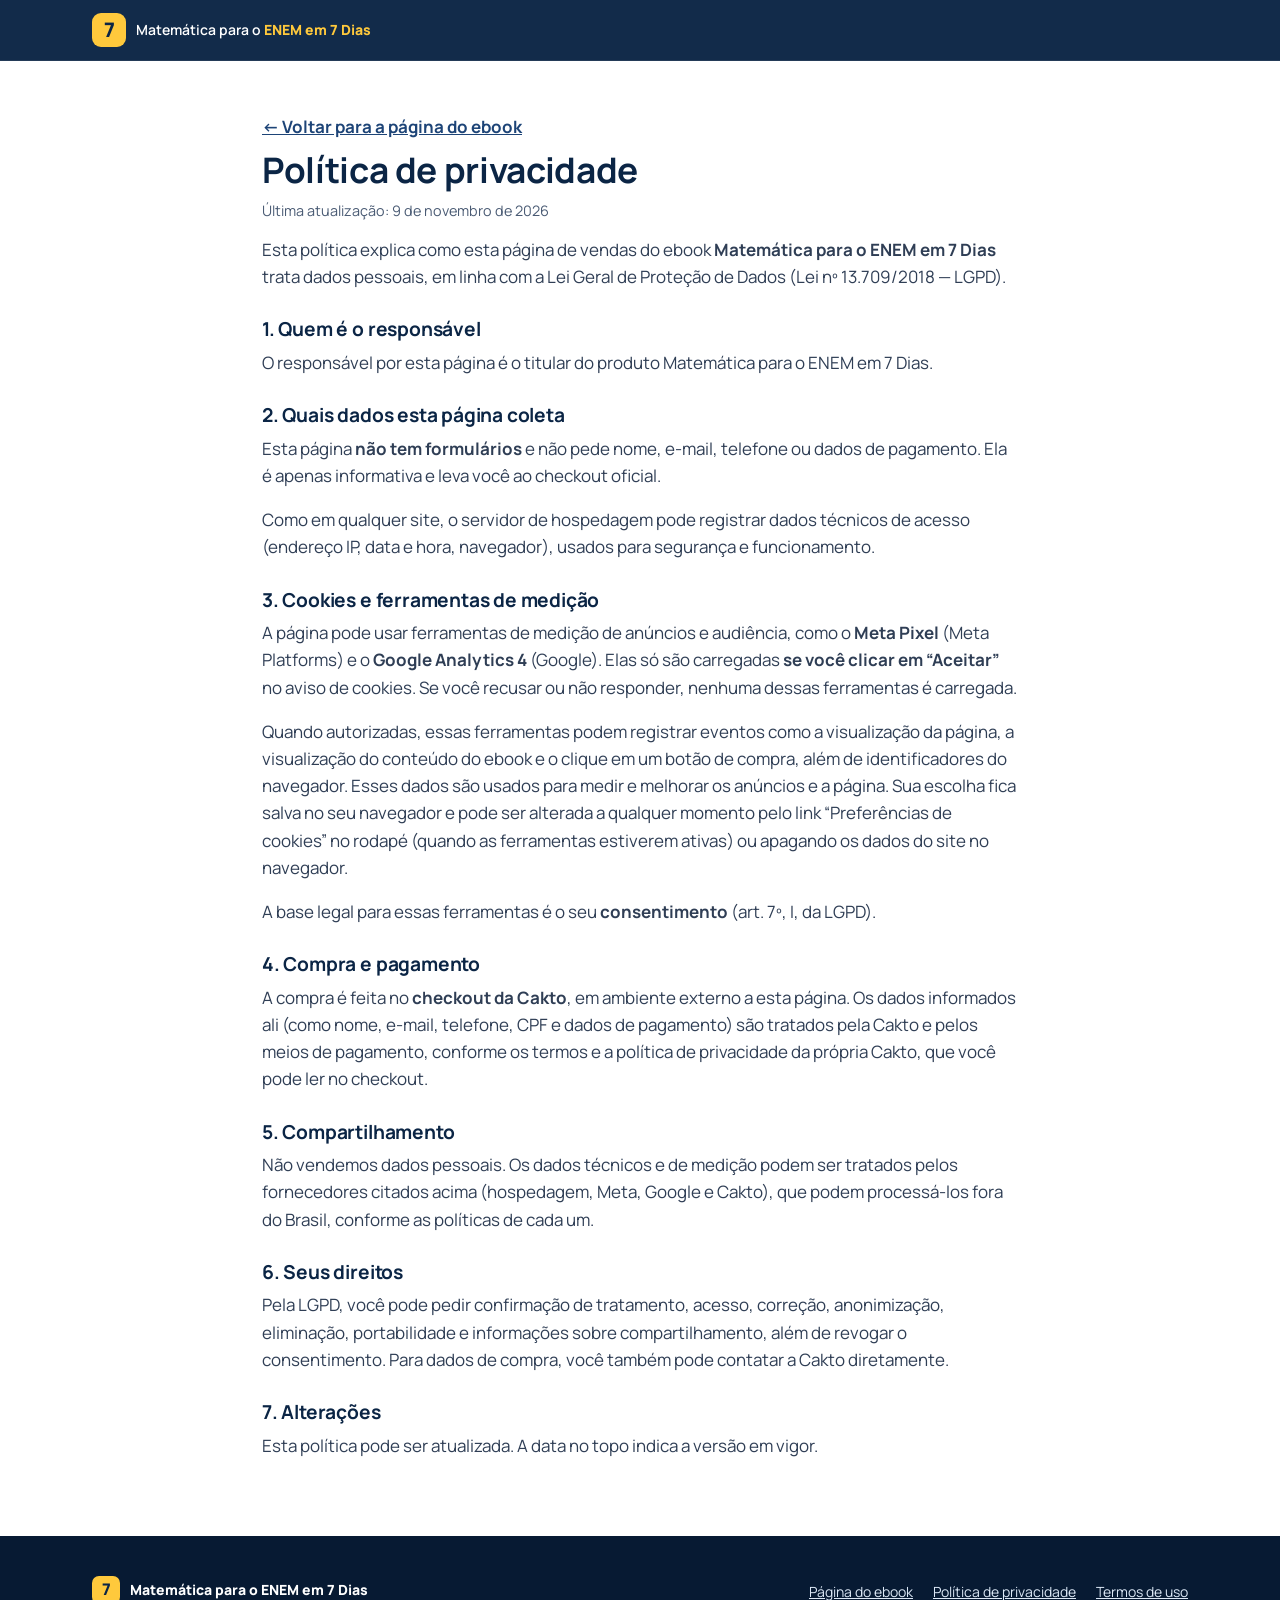
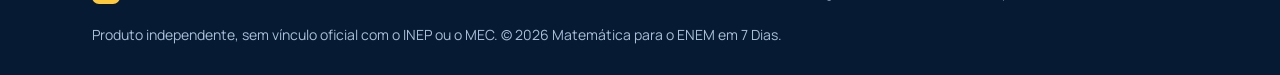
<file: privacidade.html>
<!doctype html>
<html lang="pt-BR">
<head>
<meta charset="utf-8">
<meta name="viewport" content="width=device-width, initial-scale=1">
<title>Política de privacidade | Matemática para o ENEM em 7 Dias</title>
<meta name="description" content="Como esta página trata dados pessoais, cookies e consentimento.">
<meta name="robots" content="noindex, follow">
<meta name="theme-color" content="#0B2545">
<link rel="icon" href="assets/img/favicon.svg" type="image/svg+xml">
<link rel="icon" href="assets/img/favicon-32.png" sizes="32x32" type="image/png">
<link rel="stylesheet" href="assets/css/style.css?v=202611091412">
</head>
<body>
<header class="topbar">
  <div class="wrap topbar__in">
    <a class="brand" href="index.html" aria-label="Voltar para a página do ebook">
      <span class="brand__mark" aria-hidden="true">7</span>
      <span class="brand__txt">Matemática para o <b>ENEM em 7 Dias</b></span>
    </a>
  </div>
</header>
<main class="legal"><div class="wrap wrap--narrow">
<a class="back" href="index.html">← Voltar para a página do ebook</a>
<h1>Política de privacidade</h1>
<p class="updated">Última atualização: 9 de novembro de 2026</p>
<p>Esta política explica como esta página de vendas do ebook <strong>Matemática para o ENEM em 7 Dias</strong> trata dados pessoais, em linha com a Lei Geral de Proteção de Dados (Lei nº 13.709/2018 — LGPD).</p>

<h2>1. Quem é o responsável</h2>
<p>O responsável por esta página é o titular do produto Matemática para o ENEM em 7 Dias.</p>

<h2>2. Quais dados esta página coleta</h2>
<p>Esta página <strong>não tem formulários</strong> e não pede nome, e-mail, telefone ou dados de pagamento. Ela é apenas informativa e leva você ao checkout oficial.</p>
<p>Como em qualquer site, o servidor de hospedagem pode registrar dados técnicos de acesso (endereço IP, data e hora, navegador), usados para segurança e funcionamento.</p>

<h2 id="cookies">3. Cookies e ferramentas de medição</h2>
<p>A página pode usar ferramentas de medição de anúncios e audiência, como o <strong>Meta Pixel</strong> (Meta Platforms) e o <strong>Google Analytics 4</strong> (Google). Elas só são carregadas <strong>se você clicar em “Aceitar”</strong> no aviso de cookies. Se você recusar ou não responder, nenhuma dessas ferramentas é carregada.</p>
<p>Quando autorizadas, essas ferramentas podem registrar eventos como a visualização da página, a visualização do conteúdo do ebook e o clique em um botão de compra, além de identificadores do navegador. Esses dados são usados para medir e melhorar os anúncios e a página. Sua escolha fica salva no seu navegador e pode ser alterada a qualquer momento pelo link “Preferências de cookies” no rodapé (quando as ferramentas estiverem ativas) ou apagando os dados do site no navegador.</p>
<p>A base legal para essas ferramentas é o seu <strong>consentimento</strong> (art. 7º, I, da LGPD).</p>

<h2>4. Compra e pagamento</h2>
<p>A compra é feita no <strong>checkout da Cakto</strong>, em ambiente externo a esta página. Os dados informados ali (como nome, e-mail, telefone, CPF e dados de pagamento) são tratados pela Cakto e pelos meios de pagamento, conforme os termos e a política de privacidade da própria Cakto, que você pode ler no checkout.</p>

<h2>5. Compartilhamento</h2>
<p>Não vendemos dados pessoais. Os dados técnicos e de medição podem ser tratados pelos fornecedores citados acima (hospedagem, Meta, Google e Cakto), que podem processá-los fora do Brasil, conforme as políticas de cada um.</p>

<h2>6. Seus direitos</h2>
<p>Pela LGPD, você pode pedir confirmação de tratamento, acesso, correção, anonimização, eliminação, portabilidade e informações sobre compartilhamento, além de revogar o consentimento. Para dados de compra, você também pode contatar a Cakto diretamente.</p>

<h2>7. Alterações</h2>
<p>Esta política pode ser atualizada. A data no topo indica a versão em vigor.</p>
</div></main>
<footer class="footer">
  <div class="wrap footer__in">
    <p class="footer__brand"><span class="brand__mark" aria-hidden="true">7</span> Matemática para o ENEM em 7 Dias</p>
    <nav class="footer__links" aria-label="Links legais"><a href="index.html">Página do ebook</a><a href="privacidade.html">Política de privacidade</a><a href="termos.html">Termos de uso</a></nav>
    <p class="footer__legal">Produto independente, sem vínculo oficial com o INEP ou o MEC. © 2026 Matemática para o ENEM em 7 Dias.</p>
  </div>
</footer>
</body>
</html>
</file>
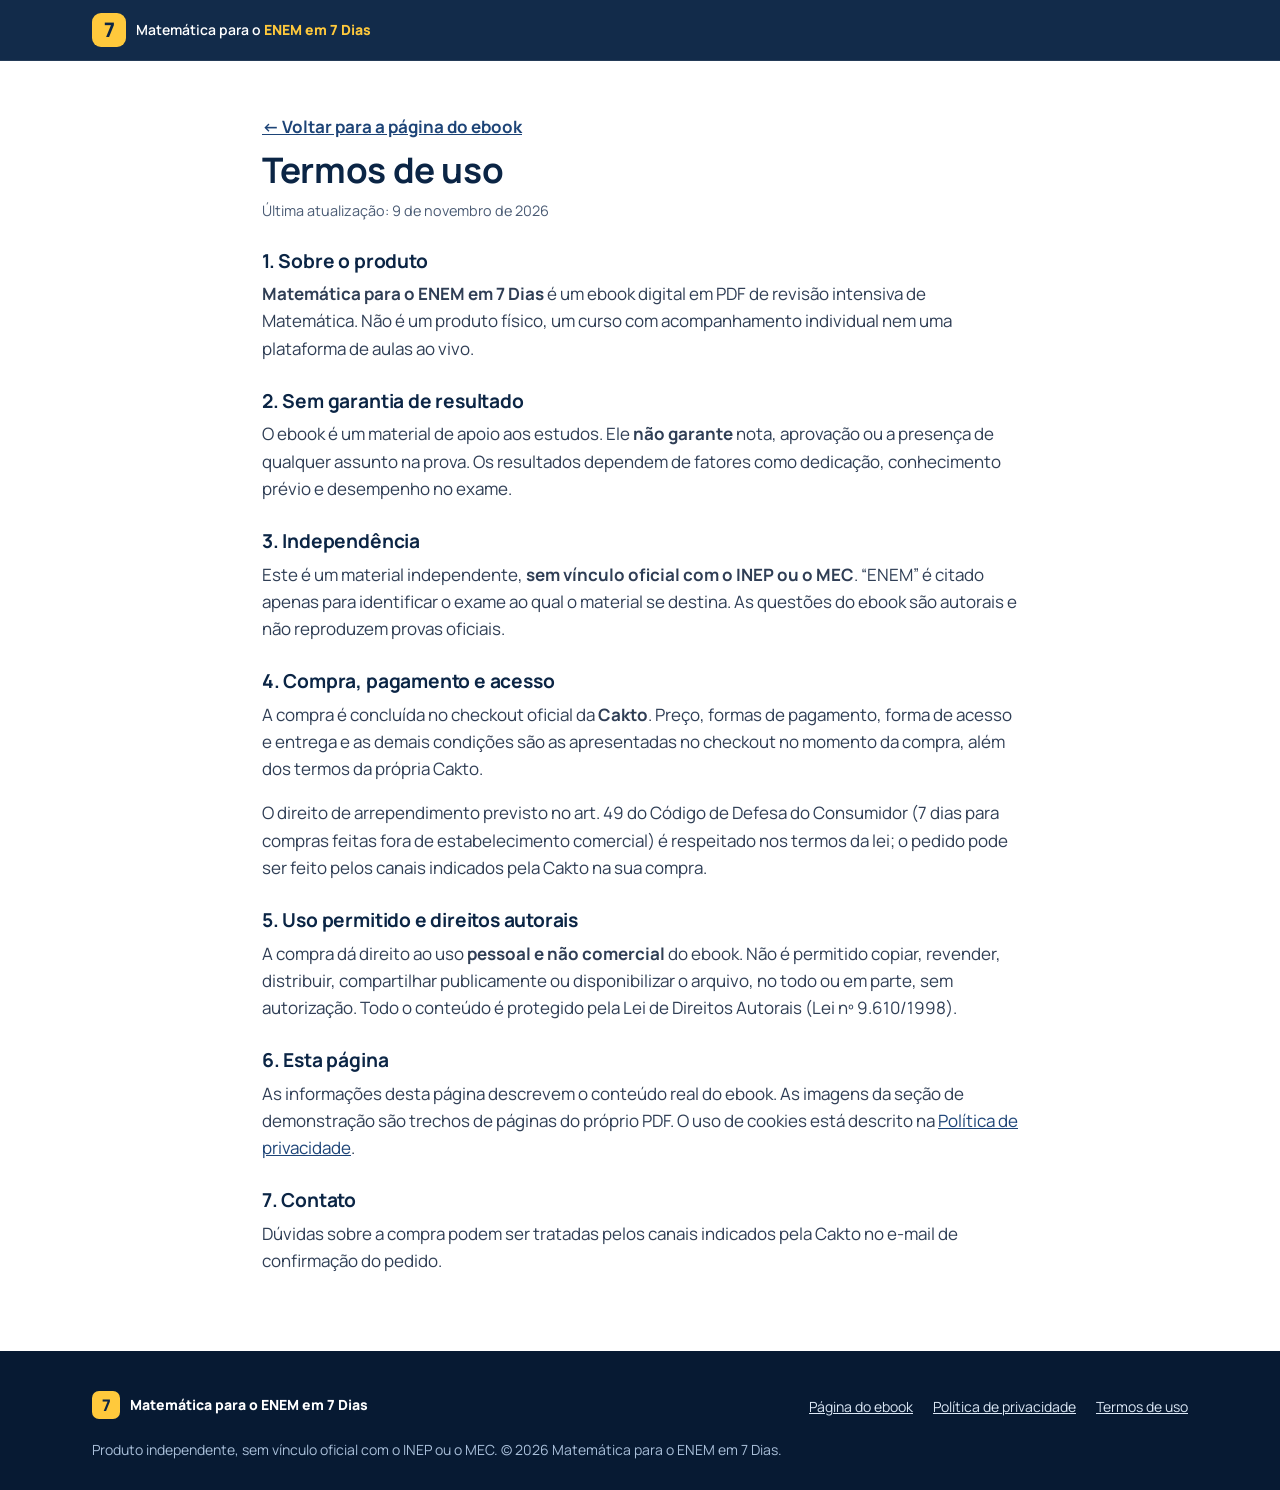
<file: termos.html>
<!doctype html>
<html lang="pt-BR">
<head>
<meta charset="utf-8">
<meta name="viewport" content="width=device-width, initial-scale=1">
<title>Termos de uso | Matemática para o ENEM em 7 Dias</title>
<meta name="description" content="Condições de uso do ebook Matemática para o ENEM em 7 Dias.">
<meta name="robots" content="noindex, follow">
<meta name="theme-color" content="#0B2545">
<link rel="icon" href="assets/img/favicon.svg" type="image/svg+xml">
<link rel="icon" href="assets/img/favicon-32.png" sizes="32x32" type="image/png">
<link rel="stylesheet" href="assets/css/style.css?v=202611091412">
</head>
<body>
<header class="topbar">
  <div class="wrap topbar__in">
    <a class="brand" href="index.html" aria-label="Voltar para a página do ebook">
      <span class="brand__mark" aria-hidden="true">7</span>
      <span class="brand__txt">Matemática para o <b>ENEM em 7 Dias</b></span>
    </a>
  </div>
</header>
<main class="legal"><div class="wrap wrap--narrow">
<a class="back" href="index.html">← Voltar para a página do ebook</a>
<h1>Termos de uso</h1>
<p class="updated">Última atualização: 9 de novembro de 2026</p>

<h2>1. Sobre o produto</h2>
<p><strong>Matemática para o ENEM em 7 Dias</strong> é um ebook digital em PDF de revisão intensiva de Matemática. Não é um produto físico, um curso com acompanhamento individual nem uma plataforma de aulas ao vivo.</p>

<h2>2. Sem garantia de resultado</h2>
<p>O ebook é um material de apoio aos estudos. Ele <strong>não garante</strong> nota, aprovação ou a presença de qualquer assunto na prova. Os resultados dependem de fatores como dedicação, conhecimento prévio e desempenho no exame.</p>

<h2>3. Independência</h2>
<p>Este é um material independente, <strong>sem vínculo oficial com o INEP ou o MEC</strong>. “ENEM” é citado apenas para identificar o exame ao qual o material se destina. As questões do ebook são autorais e não reproduzem provas oficiais.</p>

<h2>4. Compra, pagamento e acesso</h2>
<p>A compra é concluída no checkout oficial da <strong>Cakto</strong>. Preço, formas de pagamento, forma de acesso e entrega e as demais condições são as apresentadas no checkout no momento da compra, além dos termos da própria Cakto.</p>
<p>O direito de arrependimento previsto no art. 49 do Código de Defesa do Consumidor (7 dias para compras feitas fora de estabelecimento comercial) é respeitado nos termos da lei; o pedido pode ser feito pelos canais indicados pela Cakto na sua compra.</p>

<h2>5. Uso permitido e direitos autorais</h2>
<p>A compra dá direito ao uso <strong>pessoal e não comercial</strong> do ebook. Não é permitido copiar, revender, distribuir, compartilhar publicamente ou disponibilizar o arquivo, no todo ou em parte, sem autorização. Todo o conteúdo é protegido pela Lei de Direitos Autorais (Lei nº 9.610/1998).</p>

<h2>6. Esta página</h2>
<p>As informações desta página descrevem o conteúdo real do ebook. As imagens da seção de demonstração são trechos de páginas do próprio PDF. O uso de cookies está descrito na <a href="privacidade.html">Política de privacidade</a>.</p>

<h2>7. Contato</h2>
<p>Dúvidas sobre a compra podem ser tratadas pelos canais indicados pela Cakto no e-mail de confirmação do pedido.</p>
</div></main>
<footer class="footer">
  <div class="wrap footer__in">
    <p class="footer__brand"><span class="brand__mark" aria-hidden="true">7</span> Matemática para o ENEM em 7 Dias</p>
    <nav class="footer__links" aria-label="Links legais"><a href="index.html">Página do ebook</a><a href="privacidade.html">Política de privacidade</a><a href="termos.html">Termos de uso</a></nav>
    <p class="footer__legal">Produto independente, sem vínculo oficial com o INEP ou o MEC. © 2026 Matemática para o ENEM em 7 Dias.</p>
  </div>
</footer>
</body>
</html>
</file>
<file: assets/css/style.css>
/* Matemática para o ENEM em 7 Dias — landing page (mobile-first) */
@font-face{font-family:"Manrope";src:url("../fonts/manrope-var-latin.woff2") format("woff2");font-weight:200 800;font-style:normal;font-display:swap}
:root{
  --navy:#0B2545;--navy-2:#13315C;--navy-3:#1D4477;--blue:#2B6599;--blue-soft:#DCEBFA;--sky:#EEF5FC;
  --yellow:#FFC93C;--yellow-2:#FFB800;--orange:#F28C28;--ink:#16233A;--muted:#4A5B74;--line:#D7E2EF;--white:#fff;
  --r:12px;--r-sm:8px;--shadow:0 1px 2px rgba(11,37,69,.06),0 8px 24px -12px rgba(11,37,69,.18);
  --font:"Manrope",system-ui,-apple-system,"Segoe UI",Roboto,"Helvetica Neue",Arial,sans-serif;
  --wrap:1160px;--sticky-h:0px;
}
*,*::before,*::after{box-sizing:border-box}
[hidden]{display:none!important}
html{-webkit-text-size-adjust:100%;scroll-behavior:smooth;scroll-padding-top:72px}
body{margin:0;font-family:var(--font);font-size:1.0625rem;line-height:1.6;color:var(--ink);background:var(--white);padding-bottom:var(--sticky-h);transition:padding-bottom .2s}
img{max-width:100%;height:auto;display:block}
h1,h2,h3,h4{line-height:1.18;margin:0;color:var(--navy);letter-spacing:-.01em}
p{margin:0 0 1em}
a{color:var(--navy-3)}
.ic{width:1.15em;height:1.15em;flex:none;fill:none;stroke:currentColor;stroke-width:2;stroke-linecap:round;stroke-linejoin:round;vertical-align:-.18em}
.wrap{width:100%;max-width:var(--wrap);margin:0 auto;padding:0 20px}
.wrap--narrow{max-width:820px}
.skip{position:absolute;left:-9999px;top:8px;z-index:100;background:var(--yellow);color:var(--navy);padding:8px 14px;border-radius:6px;font-weight:700}
.skip:focus{left:8px}
:focus-visible{outline:3px solid var(--yellow);outline-offset:3px}

/* Buttons */
.btn{display:inline-flex;align-items:center;justify-content:center;gap:.55em;min-height:52px;padding:14px 22px;border-radius:10px;background:var(--yellow);color:var(--navy);font-weight:800;font-size:1rem;letter-spacing:.02em;text-decoration:none;text-align:center;line-height:1.2;border:0;cursor:pointer;box-shadow:0 2px 0 #D9A21A,0 10px 24px -10px rgba(255,201,60,.65);transition:transform .15s ease,background-color .15s ease,box-shadow .15s ease;-webkit-tap-highlight-color:transparent}
.btn:hover{background:#FFD45F;transform:translateY(-1px)}
.btn:active{transform:translateY(1px);box-shadow:0 1px 0 #D9A21A}
.btn--sm{min-height:44px;padding:10px 16px;font-size:.875rem}
.btn--lg{min-height:58px;padding:16px 18px;font-size:1rem;letter-spacing:.01em;gap:.4em;width:100%}
@media (min-width:720px){.btn--lg{padding:16px 26px;font-size:1.0625rem}}
.btn--xl{min-height:64px;padding:18px 18px;font-size:1.02rem;letter-spacing:.01em;gap:.4em;width:100%}
@media (min-width:720px){.btn--xl{padding:18px 30px;font-size:1.125rem}}
.btn--block{width:100%;min-height:52px}
.btn--ghost{background:transparent;color:var(--white);box-shadow:inset 0 0 0 2px rgba(255,255,255,.5);min-height:44px;padding:10px 16px;font-size:.875rem}
.btn--ghost:hover{background:rgba(255,255,255,.08)}
.linklike{background:none;border:0;padding:0;font:inherit;color:inherit;text-decoration:underline;cursor:pointer}

/* Top bar */
.topbar{position:sticky;top:0;z-index:40;background:rgba(11,37,69,.97);border-bottom:1px solid rgba(255,255,255,.08);backdrop-filter:saturate(1.2) blur(6px)}
.topbar__in{display:flex;align-items:center;justify-content:space-between;gap:12px;min-height:60px}
.brand{display:flex;align-items:center;gap:10px;color:var(--white);text-decoration:none;font-weight:600;font-size:.875rem;line-height:1.2}
.brand__txt b{color:var(--yellow);font-weight:800}
.brand__mark{display:inline-grid;place-items:center;width:34px;height:34px;border-radius:9px;background:var(--yellow);color:var(--navy);font-weight:800;font-size:1.25rem;flex:none}
@media (max-width:420px){.brand__txt{font-size:.78rem;max-width:150px}.topbar .btn--sm{padding:10px 12px;font-size:.8rem}}

/* Hero */
.hero{position:relative;background:var(--navy);color:var(--white);overflow:hidden;padding:28px 0 44px}
.hero::before{content:"";position:absolute;inset:0;background:radial-gradient(60% 50% at 85% 20%,rgba(62,124,177,.35),transparent 70%),radial-gradient(40% 40% at 0% 100%,rgba(29,68,119,.6),transparent 70%);pointer-events:none}
.hero::after{content:"";position:absolute;inset:0;background-image:linear-gradient(rgba(255,255,255,.035) 1px,transparent 1px),linear-gradient(90deg,rgba(255,255,255,.035) 1px,transparent 1px);background-size:28px 28px;mask-image:linear-gradient(180deg,#000,transparent 85%);-webkit-mask-image:linear-gradient(180deg,#000,transparent 85%);pointer-events:none}
.hero__grid{position:relative;z-index:1;display:grid;grid-template-columns:1fr;gap:0}
/* celular: título → capa → botão → texto */
.eyebrow{order:1}.hero h1{order:2}.hero__cover{order:3}.hero__cta{order:4}.hero__sub{order:5}.checks{order:6}
.eyebrow{display:inline-block;justify-self:start;margin:0 0 14px;padding:6px 12px;border-radius:999px;background:rgba(255,201,60,.14);color:var(--yellow);font-weight:800;font-size:.75rem;letter-spacing:.12em;border:1px solid rgba(255,201,60,.35)}
.hero h1{color:var(--white);font-size:clamp(1.85rem,7.4vw,3.35rem);font-weight:800;line-height:1.08;letter-spacing:-.025em;text-transform:none}
.hl{color:var(--yellow);background:linear-gradient(transparent 82%,rgba(255,201,60,.28) 82%)}
.hero__cover{margin:20px auto 22px;width:min(58vw,240px);transform:rotate(-2deg)}
.hero__cover img{border-radius:6px;box-shadow:0 0 0 1px rgba(255,255,255,.18),0 24px 50px -18px rgba(0,0,0,.7),14px 14px 0 -2px rgba(255,201,60,.9)}
.hero__sub{margin:26px 0 14px;font-size:1.0625rem;color:#D6E3F3}
.checks{list-style:none;padding:0;margin:0;display:grid;gap:9px}
.checks li{display:flex;gap:10px;align-items:flex-start;font-weight:600;color:var(--white)}
.checks .ic{color:var(--navy);background:var(--yellow);border-radius:50%;padding:3px;width:22px;height:22px;stroke-width:3;margin-top:2px}
.hero__cta{display:grid;gap:12px}
.price{margin:2px 0 0;color:#D6E3F3;font-size:.95rem}
.price strong{color:var(--white);font-size:1.5rem;font-weight:800;margin-right:4px}
.facts{list-style:none;margin:0;padding:0;display:grid;gap:6px;font-size:.9rem;color:#C5D6EA}
.facts li{display:flex;gap:8px;align-items:flex-start}
.facts .ic{color:var(--yellow);margin-top:3px}
.microcopy{font-size:.8125rem;color:#A9BFD9;margin:0}

/* Sections */
.sec{padding:60px 0;background:var(--white)}
.sec--light{background:var(--sky)}
.kicker{margin:0 0 10px;color:var(--blue);font-weight:800;font-size:.78rem;letter-spacing:.14em}
.h2{font-size:clamp(1.55rem,5.6vw,2.4rem);font-weight:800;letter-spacing:-.02em;max-width:24ch;margin-bottom:16px}
.lead{font-size:1.0625rem;color:var(--muted);max-width:62ch;margin-bottom:28px}
.lead strong{color:var(--navy)}

/* Problem */
.pains{list-style:none;padding:0;margin:20px 0 26px;display:grid;gap:10px}
.pains li{display:flex;gap:12px;align-items:flex-start;background:var(--white);border:1px solid var(--line);border-radius:var(--r);padding:14px 16px;font-weight:600;color:var(--navy)}
.pains .ic{color:var(--orange);width:24px;height:24px;margin-top:1px}
.callout{border-left:5px solid var(--yellow);background:var(--white);border-radius:0 var(--r) var(--r) 0;padding:20px 22px;box-shadow:var(--shadow)}
.callout p{margin:0 0 10px;color:var(--muted)}
.callout strong{color:var(--navy)}
.callout__big{font-size:1.2rem;font-weight:800;color:var(--navy)!important;line-height:1.35;margin:0!important}
.u{background:linear-gradient(transparent 62%,rgba(255,201,60,.6) 62%)}

/* Cards */
.cards{display:grid;gap:14px;grid-template-columns:1fr}
.card{background:var(--white);border:1px solid var(--line);border-radius:var(--r);padding:20px;box-shadow:var(--shadow)}
.card h3{font-size:1.0625rem;margin:12px 0 6px}
.card p{margin:0;color:var(--muted);font-size:.975rem}
.ic--box{width:44px;height:44px;padding:10px;border-radius:10px;background:var(--navy);color:var(--yellow);stroke-width:1.8}
@media (max-width:559px){
  .card{display:grid;grid-template-columns:44px 1fr;column-gap:14px;padding:16px}
  .card .ic--box{grid-row:1 / span 2}
  .card h3{margin:0 0 4px;align-self:end}
}
@media (min-width:560px){.cards--4{grid-template-columns:1fr 1fr}}

/* Blocks */
.progress{display:flex;align-items:center;gap:10px;font-size:.78rem;font-weight:700;color:var(--muted);margin:-8px 0 16px;text-transform:uppercase;letter-spacing:.08em}
.progress i{flex:1;height:6px;border-radius:6px;background:linear-gradient(90deg,var(--blue-soft),var(--blue) 50%,var(--navy))}
.blocks{list-style:none;padding:0;margin:0;display:grid;gap:10px;grid-template-columns:1fr}
.blocks li{display:flex;gap:14px;align-items:flex-start;background:var(--white);border:1px solid var(--line);border-radius:var(--r);padding:16px}
.blocks b{flex:none;display:grid;place-items:center;width:44px;height:44px;border-radius:10px;background:var(--navy);color:var(--yellow);font-weight:800;font-size:1rem;font-variant-numeric:tabular-nums}
.blocks li:nth-child(-n+3) b{background:var(--blue-soft);color:var(--navy)}
.blocks li:nth-child(n+4):nth-child(-n+6) b{background:var(--blue);color:var(--white)}
.blocks h3{font-size:1.02rem;margin:2px 0 4px}
.blocks p{margin:0;color:var(--muted);font-size:.95rem;line-height:1.5}

/* Timeline */
.timeline{list-style:none;padding:0;margin:0;position:relative;display:grid;gap:14px}
.timeline::before{content:"";position:absolute;left:31px;top:12px;bottom:12px;width:3px;border-radius:3px;background:linear-gradient(var(--yellow),var(--blue))}
.timeline li{position:relative;display:flex;gap:16px;align-items:flex-start}
.tl__day{position:relative;z-index:1;flex:none;display:grid;place-items:center;width:64px;height:64px;border-radius:50%;background:var(--navy);color:var(--yellow);font-weight:800;font-size:.8rem;letter-spacing:.06em;border:4px solid var(--white);box-shadow:0 0 0 2px var(--navy)}
.timeline li.is-last .tl__day{background:var(--yellow);color:var(--navy);box-shadow:0 0 0 2px var(--yellow-2)}
.timeline li>div{flex:1;background:var(--white);border:1px solid var(--line);border-radius:var(--r);padding:14px 16px;box-shadow:var(--shadow)}
.timeline h3{font-size:1.02rem;margin-bottom:4px}
.timeline p{margin:0 0 8px;color:var(--muted);font-size:.95rem;line-height:1.5}
.timeline small{display:inline-flex;gap:6px;align-items:center;font-size:.8rem;font-weight:700;color:var(--navy-3);background:var(--sky);padding:3px 10px;border-radius:999px}
.note{display:flex;gap:10px;align-items:flex-start;margin:22px 0 0;padding:14px 16px;background:var(--sky);border-radius:var(--r);color:var(--navy);font-weight:600;font-size:.95rem}
.note .ic{color:var(--blue);margin-top:3px}
.cta-row{margin-top:30px;display:flex;justify-content:center}
.cta-row .btn{max-width:440px}

/* Diferenciais */
.cards--dif{grid-template-columns:1fr}
.card--dif{border-top:4px solid var(--yellow)}
@media (min-width:560px){.cards--dif{grid-template-columns:1fr 1fr}}
.inventory{margin-top:36px;background:var(--navy);color:var(--white);border-radius:16px;padding:26px 22px;position:relative;overflow:hidden}
.inventory__title{color:var(--yellow);font-size:.85rem;letter-spacing:.14em;text-transform:uppercase;margin-bottom:16px}
.stats{display:grid;grid-template-columns:1fr 1fr;gap:12px;margin:0 0 22px}
.stats div{background:rgba(255,255,255,.06);border:1px solid rgba(255,255,255,.12);border-radius:var(--r-sm);padding:14px}
.stats dt{font-size:2rem;font-weight:800;color:var(--yellow);line-height:1;font-variant-numeric:tabular-nums}
.stats dd{margin:6px 0 0;font-size:.875rem;color:#D6E3F3;line-height:1.35}
.inventory__cols{display:grid;gap:20px}
.inventory h4{color:var(--white);font-size:1rem;margin-bottom:8px;display:flex;gap:8px;align-items:center}
.inventory h4 .ic{color:var(--yellow)}
.mini{margin:0;padding:0;list-style:none;display:grid;gap:6px;color:#D6E3F3;font-size:.95rem}
.mini li{padding-left:18px;position:relative}
.mini li::before{content:"";position:absolute;left:0;top:.62em;width:8px;height:8px;border-radius:2px;background:var(--yellow)}
.fine{margin:20px 0 0;font-size:.8125rem;color:#A9BFD9}

/* Demo */
.demo{display:grid;gap:18px;grid-template-columns:1fr}
.demo__stack{display:grid;gap:18px}
.demo__item{margin:0;background:var(--white);border:1px solid var(--line);border-radius:var(--r);padding:10px;box-shadow:var(--shadow)}
.demo__zoom{position:relative;display:block;border-radius:6px;overflow:hidden;background:#f5f7fa;cursor:zoom-in}
.demo__zoom img{width:100%;border:1px solid #e6ecf3}
.demo__badge{position:absolute;right:8px;bottom:8px;display:inline-flex;gap:6px;align-items:center;background:rgba(11,37,69,.9);color:var(--white);font-size:.75rem;font-weight:700;padding:5px 10px;border-radius:999px}
.demo__item figcaption{padding:10px 4px 2px;font-size:.9rem;color:var(--muted);line-height:1.45}
.demo__item figcaption b{color:var(--navy)}

/* Para quem */
.who{list-style:none;padding:0;margin:0 0 22px;display:grid;gap:10px;grid-template-columns:1fr}
.who li{display:flex;gap:12px;align-items:flex-start;background:var(--white);border:1px solid var(--line);border-radius:var(--r);padding:14px 16px;font-weight:600;color:var(--navy)}
.who .ic{color:var(--white);background:var(--navy);border-radius:50%;padding:4px;width:24px;height:24px;stroke-width:3;margin-top:1px}
.honest{display:flex;gap:14px;align-items:flex-start;background:#FFF7DE;border:1px solid #F5DE9A;border-radius:var(--r);padding:16px 18px;color:#4D3B00}
.honest .ic{width:26px;height:26px;color:#9A6B00;margin-top:2px}
.honest p{margin:0;font-size:.95rem}
.honest strong{color:#3C2E00}
@media (min-width:640px){.who{grid-template-columns:1fr 1fr}}

/* FAQ */
.faq{display:grid;gap:10px}
.faq details{background:var(--white);border:1px solid var(--line);border-radius:var(--r);box-shadow:var(--shadow)}
.faq summary{list-style:none;cursor:pointer;display:flex;justify-content:space-between;gap:14px;align-items:center;padding:16px 18px;font-weight:700;color:var(--navy);min-height:56px}
.faq summary::-webkit-details-marker{display:none}
.faq summary .ic{color:var(--blue);transition:transform .2s ease;width:22px;height:22px}
.faq details[open] summary .ic{transform:rotate(45deg)}
.faq details>div{padding:0 18px 16px;color:var(--muted)}
.faq details>div p{margin:0}

/* Final CTA */
.final{background:var(--navy);color:var(--white);padding:60px 0;position:relative;overflow:hidden;border-top:6px solid var(--yellow)}
.final::before{content:"";position:absolute;inset:0;background:radial-gradient(50% 60% at 100% 0%,rgba(62,124,177,.35),transparent 70%);pointer-events:none}
.final__grid{position:relative;display:grid;gap:26px;justify-items:center;text-align:center}
.final__cover{width:min(46vw,200px);border-radius:6px;box-shadow:0 0 0 1px rgba(255,255,255,.18),0 24px 50px -18px rgba(0,0,0,.7),10px 10px 0 -2px var(--yellow);transform:rotate(2deg)}
.final h2{color:var(--white);font-size:clamp(1.6rem,6vw,2.5rem);font-weight:800;letter-spacing:-.02em;margin-bottom:14px}
.final p{color:#D6E3F3}
.final .btn{margin-top:8px;max-width:520px}
.price--final{margin-top:14px}
.final .microcopy{margin-top:10px}

/* Footer */
.footer{background:#071A33;color:#A9BFD9;padding:34px 0 30px;font-size:.875rem}
.footer__in{display:grid;gap:10px}
.footer__brand{display:flex;align-items:center;gap:10px;color:var(--white);font-weight:800;margin:0 0 4px}
.footer__brand .brand__mark{width:28px;height:28px;font-size:1rem;border-radius:7px}
.footer a,.footer .linklike{color:#DCE8F6}
.footer__links{display:flex;flex-wrap:wrap;gap:6px 20px}
.footer__links a,.footer__links .linklike{display:inline-flex;align-items:center;min-height:44px}
.footer__legal,.footer__support{margin:0;line-height:1.5}

/* Sticky mobile CTA */
.sticky{position:fixed;left:0;right:0;bottom:0;z-index:50;padding:10px 14px calc(10px + env(safe-area-inset-bottom));background:rgba(11,37,69,.97);border-top:1px solid rgba(255,255,255,.1);box-shadow:0 -8px 24px -10px rgba(0,0,0,.45);transform:translateY(110%);transition:transform .25s ease;visibility:hidden}
.sticky.is-visible{transform:none;visibility:visible}
@media (min-width:960px){.sticky{display:none}}

/* Consent */
.consent{position:fixed;left:12px;right:12px;bottom:12px;z-index:60;max-width:560px;margin:0 auto;background:var(--navy-2);color:#DCE8F6;border-radius:14px;padding:16px;box-shadow:0 16px 40px -12px rgba(0,0,0,.5);font-size:.875rem;display:grid;gap:12px}
.consent[hidden]{display:none}
.consent p{margin:0}
.consent a{color:var(--yellow)}
.consent__btns{display:flex;gap:10px;justify-content:flex-end}

/* Lightbox */
.lightbox{border:0;padding:0;background:transparent;max-width:min(96vw,1200px);max-height:92vh;width:auto;overflow:auto}
.lightbox::backdrop{background:rgba(5,15,30,.86)}
.lightbox img{max-width:100%;height:auto;border-radius:6px;background:#fff}
.lightbox__close{position:sticky;top:6px;float:right;margin:6px;z-index:2;width:44px;height:44px;border-radius:50%;border:0;background:var(--yellow);color:var(--navy);font-size:1.6rem;font-weight:800;cursor:pointer;line-height:1}

/* Legal pages */
.legal{padding:44px 0 60px}
.legal h1{font-size:clamp(1.6rem,5vw,2.2rem);margin-bottom:8px}
.legal h2{font-size:1.2rem;margin:28px 0 8px}
.legal p,.legal li{color:#2F3E55}
.legal .updated{color:var(--muted);font-size:.9rem}
.back{display:inline-flex;align-items:center;gap:6px;min-height:44px;font-weight:700}

/* Larger screens */
@media (min-width:720px){
  .wrap{padding:0 32px}
  .sec{padding:80px 0}
  .blocks{grid-template-columns:1fr 1fr}
  .pains{grid-template-columns:1fr 1fr}
  .inventory{padding:34px}
  .stats{grid-template-columns:repeat(4,1fr)}
  .inventory__cols{grid-template-columns:1fr 1fr}
  .btn--lg{width:auto}
  .hero__cta .btn--lg{justify-self:start}
}
@media (min-width:960px){
  .hero{padding:64px 0 76px}
  .hero__grid{grid-template-columns:minmax(0,1.1fr) minmax(0,.9fr);column-gap:56px;align-items:start}
  .hero .hero__grid>*{grid-column:1;order:0}
  .checks{margin-bottom:26px}
  .hero .hero__cover{grid-column:2;grid-row:1 / span 6;align-self:center;width:400px;margin:0 auto}
  .cards--4{grid-template-columns:repeat(4,1fr)}
  .cards--dif{grid-template-columns:repeat(4,1fr)}
  .timeline{grid-template-columns:repeat(7,1fr);gap:12px}
  .timeline::before{left:6%;right:6%;top:30px;bottom:auto;width:auto;height:3px;background:linear-gradient(90deg,var(--yellow),var(--blue))}
  .timeline li{flex-direction:column;align-items:center;text-align:center;gap:12px}
  .timeline li>div{width:100%;height:100%;padding:14px 12px;display:flex;flex-direction:column;align-items:flex-start;text-align:left}
  .timeline h3{font-size:.9rem;line-height:1.25}
  .timeline p{font-size:.84rem;flex:1}
  .timeline small{font-size:.74rem;white-space:nowrap}
  .timeline li{align-items:stretch}
  .tl__day{align-self:center}
  .demo{grid-template-columns:1fr 1fr;align-items:start}
  .final__grid{grid-template-columns:260px 1fr;justify-items:start;text-align:left;gap:56px;align-items:center}
  .final__cover{width:260px}
  .footer__in{grid-template-columns:1fr auto;align-items:center}
  .footer__legal{grid-column:1 / -1}
}
@media (prefers-reduced-motion:reduce){
  html{scroll-behavior:auto}
  *,*::before,*::after{transition:none!important;animation:none!important}
}
</file>
